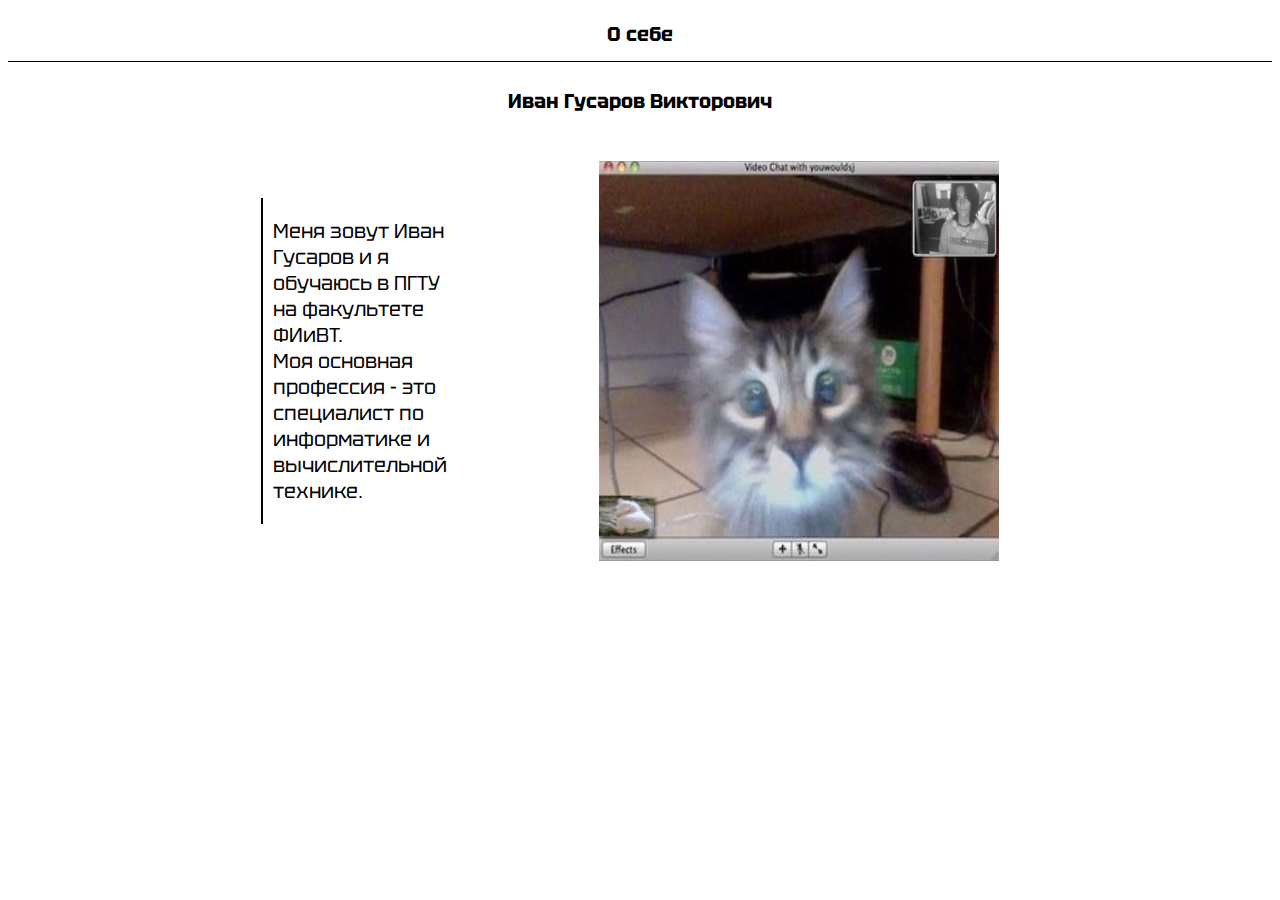
<file: lab1/advanced/index.html>
<!DOCTYPE html>
<html lang="en">
<head>
    <meta charset="UTF-8">
    <link rel="stylesheet" href="style.css">
    <meta name="viewport" content="width=device-width, initial-scale=1.0">
    <title>About me</title>
</head>

<header>
    <h1>О себе</h1>
</header>

<body>
    <h2>Иван Гусаров Викторович</h2>
    <div class="wrapper">
        <div class="text-wrapper">
            <div class="line"></div>
            <p class="text">
                Меня зовут Иван Гусаров и я обучаюсь в ПГТУ на факультете ФИиВТ. </br>
                Моя основная профессия - это специалист по информатике и вычислительной технике.</br>
            </p>
        </div>
        <img src="src/image.jpg" alt="Я" class="img">
    </div>
</body>
</html>
</file>
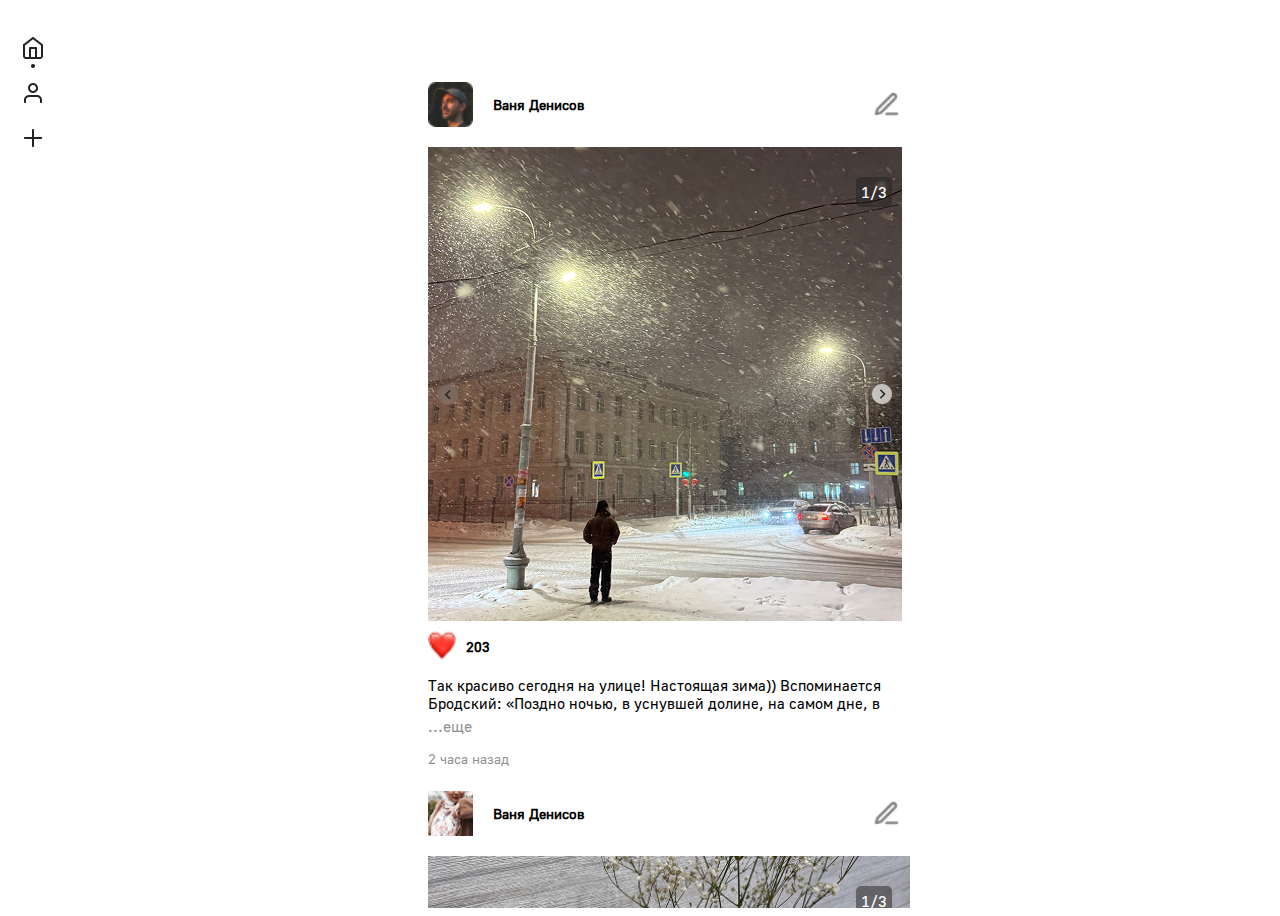
<file: lab4/home/index.html>
<!DOCTYPE html>
<html lang="ru">
<head>
    <meta charset="UTF-8">
    <meta name="viewport" content="width=device-width, initial-scale=1.0">
    <link rel="stylesheet" href="styles.css">
    <title>Home</title>
</head>
<body>
    <div class="navigation">
        <img src="src/home_active.png" alt="Home">
        <img src="src/profile.png" alt="Profile">
        <img src="src/plus.png" alt="Plus">
    </div>
    <div class="wrapper">
        <div class="posts">
            <div class="post">
                <div class="userdata">
                    <img src="src/logo1.png" alt="User 1" class="logo">
                    <p class="text">Ваня Денисов</p>
                    <img src="src/edit.png" alt="Edit" class="edit">
                </div>
                <div class="contentwrapper">
                    <img src="src/content1.png" alt="Content 1" class="content">
                    <p class="count">1/3</p>
                    <img src="src/left.png" alt="" class="left">
                    <img src="src/right.png" alt="" class="right">
                </div>
                <div class="likes">
                    <img src="src/like.png" alt="Like">
                    <p class="text">203</p>
                </div>
                <p class="content">
                    Так красиво сегодня на улице! 
                    Настоящая зима)) Вспоминается Бродский: «Поздно ночью, 
                    в уснувшей долине, на самом дне, в городке, 
                    занесенном снегом по ручку двери...»  
                </p>
                <span class="more">...еще</span>
                <p class="time">2 часа назад</p>
            </div>
            <div class="post">
                <div class="userdata">
                    <img src="src/logo2.png" alt="User 1" class="logo">
                    <p class="text">Ваня Денисов</p>
                    <img src="src/edit.png" alt="Edit" class="edit">
                </div>
                <div class="contentwrapper">
                    <img src="src/content2.png" alt="Content 1" class="content">
                    <p class="count">1/3</p>
                    <img src="src/left.png" alt="" class="left">
                    <img src="src/right.png" alt="" class="right">
                </div>
                <div class="likes">
                    <img src="src/like.png" alt="Like">
                    <p class="text">203</p>
                </div>
                <p class="content">
                    Так красиво сегодня на улице! 
                    Настоящая зима)) Вспоминается Бродский: «Поздно ночью, 
                    в уснувшей долине, на самом дне, в городке, 
                    занесенном снегом по ручку двери...»  
                </p>
                <span class="more">...еще</span>
                <p class="time">2 часа назад</p>
            </div>
        </div>
    </div>
</body>
</html>
<!-- gusarov -->
</file>
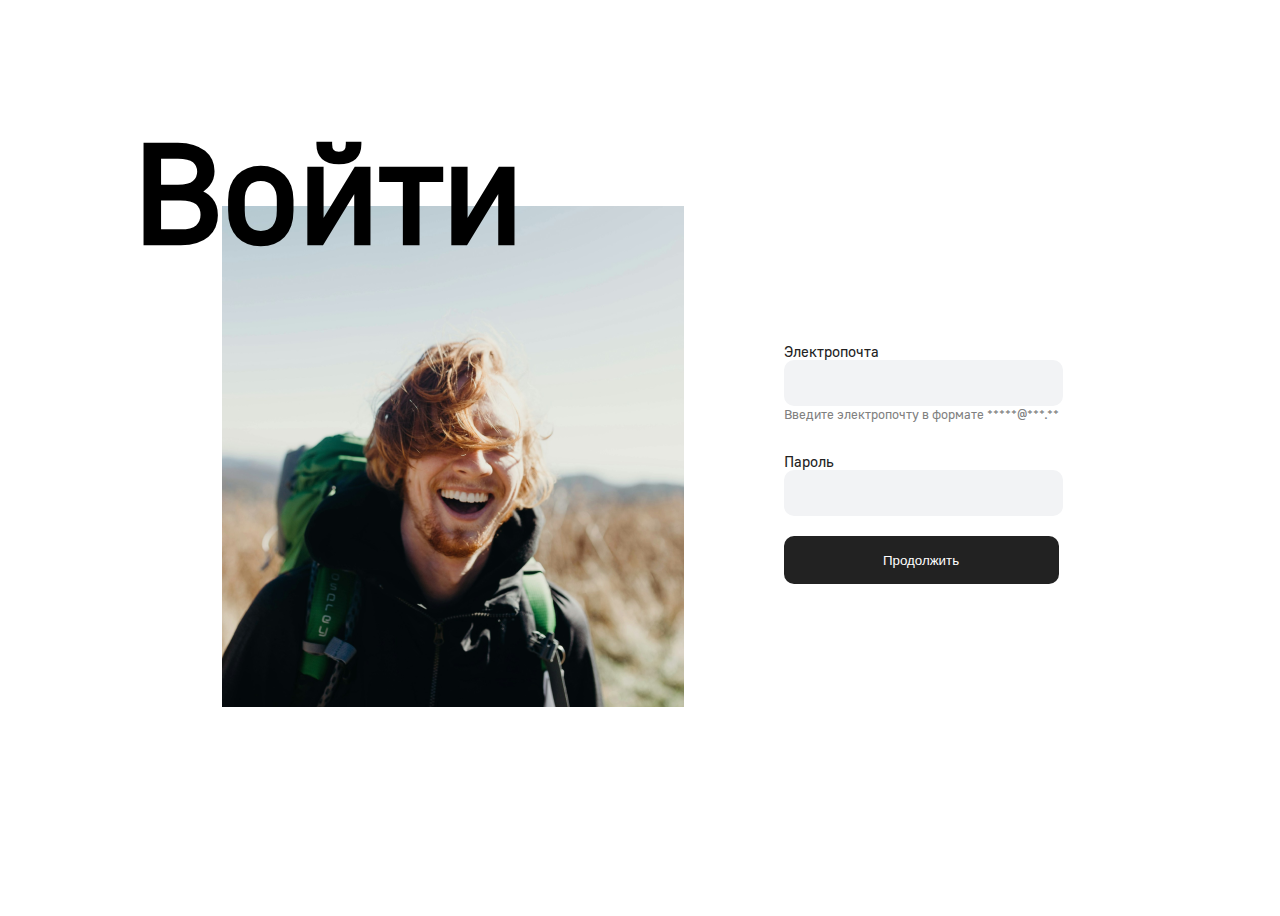
<file: lab4/login/index.html>
<!DOCTYPE html>
<html lang="en">
<head>
    <meta charset="UTF-8">
    <meta name="viewport" content="width=device-width, initial-scale=1.0">
    <link rel="stylesheet" href="styles.css">
    <title>Login</title>
</head>
<body>
    <div class="wrapper">
        <div class="image">
            <h1>Войти</h1>
            <img src="src/LoginImage.png" alt="login image">
        </div>
        <div class="form">
            <form action="send">
                <p class="about">Электропочта</p>
                <input type="email" name="email">
                <p class="hint">Введите электропочту в формате *****@***.**</p>
                <p class="about">Пароль</p>
                <input type="password" name="password">
                <input type="button" value="Продолжить">
            </form>
        </div>
    </div>
</body>
</html>
<!-- gusarov -->
</file>
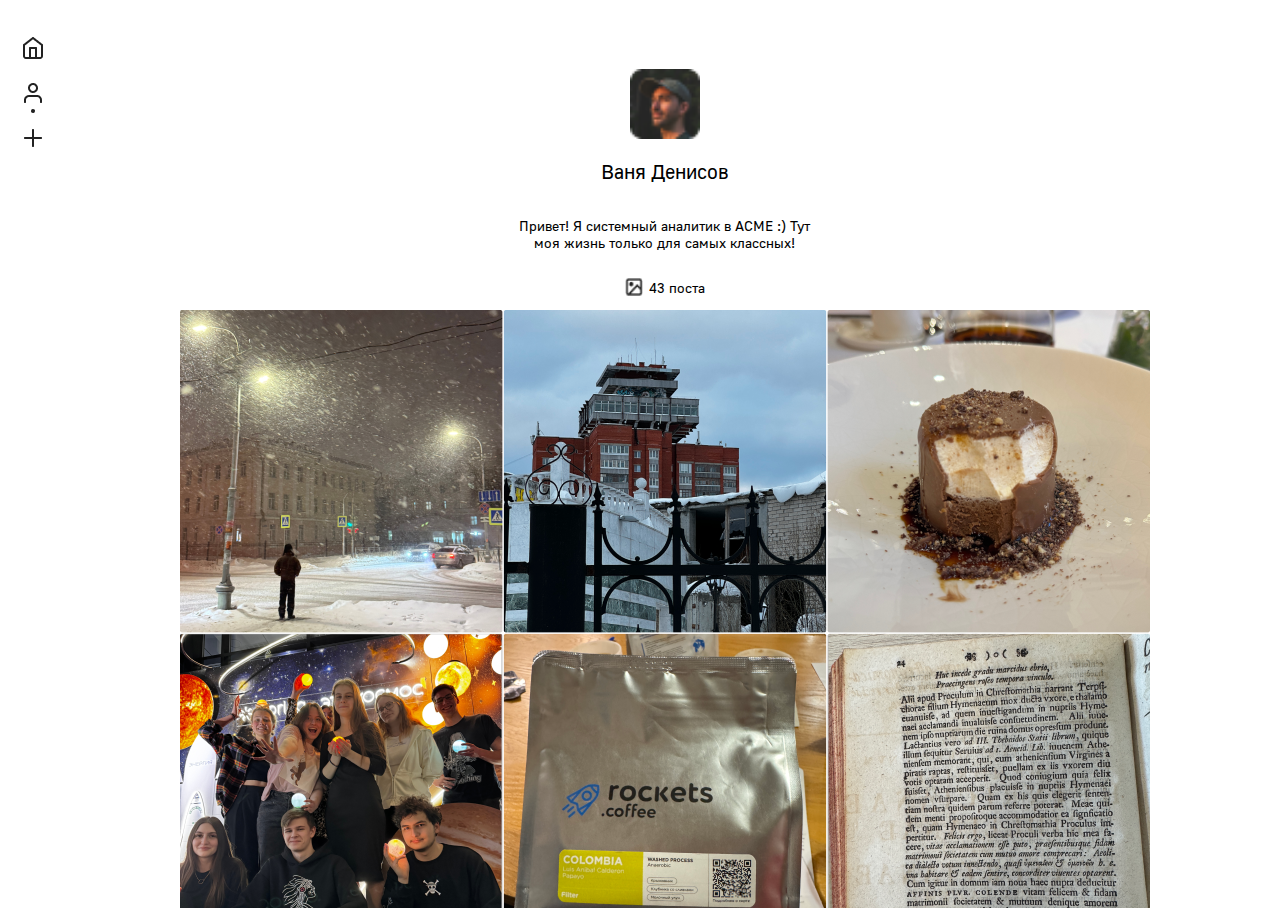
<file: lab4/profile/index.html>
<!DOCTYPE html>
<html lang="ru">
<head>
    <meta charset="UTF-8">
    <meta name="viewport" content="width=device-width, initial-scale=1.0">
    <link rel="stylesheet" href="styles.css">
    <title>Profile</title>
</head>
<body>
    <div class="navigation">
        <img src="src/home.png" alt="Home">
        <img src="src/profile_active.png" alt="Profile">
        <img src="src/plus.png" alt="Plus">
    </div>
    <div class="wrapper">
        <div class="profile">
            <img src="src/logo1.png" alt="User 1" class="logo">
            <p class="text" id="name">Ваня Денисов</p>
            <p class="text" id="description">
                Привет! Я системный аналитик в ACME :) 
                Тут моя жизнь только для самых классных!
            </p>
            <div class="counter">
                <img src="src/post.png" alt="Posts">
                <p class="text">43 поста</p>
            </div>
            <div class="userposts">
                <img src="src/postpictures/pic1.png" alt="post" class="pic">
                <img src="src/postpictures/pic2.png" alt="post" class="pic">
                <img src="src/postpictures/pic3.png" alt="post" class="pic">
                <img src="src/postpictures/pic4.png" alt="post" class="pic">
                <img src="src/postpictures/pic5.png" alt="post" class="pic">
                <img src="src/postpictures/pic6.png" alt="post" class="pic">
                <img src="src/postpictures/pic7.png" alt="post" class="pic">
                <img src="src/postpictures/pic8.png" alt="post" class="pic">
                <img src="src/postpictures/pic9.png" alt="post" class="pic">
            </div>
        </div>
    </div>
</body>
</html>
<!-- gusarov -->
</file>
<file: lab1/advanced/style.css>
@font-face {
    font-family: 'Tektur';
    src: url(src/Tektur.ttf);
}

html {
    width: 100%;
}

header {
    width: 100%;
    height: auto;
    border-bottom: 1px solid black;
    text-align: center;
    align-items: center;
    margin-bottom: 10px;
}

body {
    display: flex;
    flex-direction: column;
    align-items: center;
}

.img {
    width: 100%;
    max-width: 400px;
    margin: 20px;
}

.wrapper {
    display: flex;
    flex-direction: row;
    justify-content: space-between;
    margin: 10px 0 10px 0;
    max-width: 60%;
    align-items: center;
}

.text {
    max-width: 60%;
}
 
.text-wrapper {
    display: flex;
    flex-direction: row;
    /* align-items: center; */
}

.line{
    border: 1px solid black;
    margin-right: 10px;
}

p, h1, h2 {
    font-size: 20px;
    font-family: 'Tektur';
}
</file>
<file: lab4/home/styles.css>
:root {
    --bg-color: white;
    --text-color: #222222;
    --edit-color: #808080;
    --help-text: rgba(34, 34, 34, 0.5);
    --count-text: rgba(34, 34, 34, 0.5);
}

@font-face {
    font-family: 'Golos UI';
    src: url('src/Golos-UI_Regular.ttf');
}

.navigation {
    display: flex;
    flex-direction: column;
    width: 40px;
    padding: 20px 5px 20px 5px;
}

.navigation img {
    cursor: pointer;
    margin-bottom: 5px;
}

body{
    height: 100vh;
    display: flex;
    flex-direction: row;
    font-family: 'Golos UI';      
    height: 100vh;
    overflow: hidden;
}

.wrapper {
    display: flex;
    flex-direction: row;
    justify-content: center;
    width: 100%;
    overflow: scroll;
}

.posts {
    margin-top: 74px;
    display: flex;
    flex-direction: column;
    width: 474px;
}

.posts img {
    height: 100%;
    width: auto;
}

.post {
    display: flex;
    flex-direction: column;
    margin-bottom: 10px;
}

.userdata {
    display: flex;
    flex-direction: row;
    margin-bottom: 10px;
    align-items: center;
    position: relative;
    width: 100%;
}

.userdata .logo {
    margin-right: 20px;
}

.userdata .edit {
    height: 70%;
    position: absolute;
    right: 0;
    cursor: pointer;
    opacity: 1;
    transition: opacity 150ms linear;
}

.userdata .edit:hover {
    opacity: 0.5;
}

.text {
    font-size: 14px;
    font-family: 'Golos UI';
    font-weight: bold;
}

.contentwrapper {
    position: relative;
    max-height: 474px;
    max-width: 474px;
    padding: 10px 0px 10px 0px;
}

.contentwrapper .count {
    position: absolute;
    right: 10px;
    top: 40px;
    margin: 0px;
    padding: 5px;
    border-radius: 5px;
    background-color: var(--count-text);
    color: white;
}

.likes {
    display: flex;
    flex-direction: row;
    height: 30px;
    align-items: center;
}

.likes img {
    margin-right: 10px;
}

p.content {
    max-height: 40px;
    overflow: hidden;
    font-size: 15px;
    margin-bottom: 0;
}

.more {
    color: var(--help-text);
    cursor: pointer;
}

.time {
    color: var(--help-text);
    font-size: 14px;
}
/* TODO */

img.left, img.right {
    height: auto;
    width: auto;
    position: absolute;
    top: 50%;
    cursor: pointer;
    opacity: 1;
    transition: opacity 150ms linear;
}

img.left {
    left: 10px;
}

img.right {
    right: 10px;
    opacity: 1;
}

img.left:hover, img.right:hover {
    opacity: 0.5;
    transition: opacity 150ms linear;
}
</file>
<file: lab4/login/styles.css>
:root {
    --bg-color: white;
    --input-color: #F2F3F5;
    --btn-color: #222222;
    --text-color: #222222;
    --hint-color: #808080;
}

@font-face {
    font-family: 'Golos UI';
    src: url('src/Golos-UI_Regular.ttf');
}

body {
    min-height: 100vh;
    display: flex;
    justify-content: center;
    align-items: center;
    font-family: 'Golos UI';
}

.wrapper {
    height: 100%;
    display: flex;
    flex-direction: row;
    justify-content: center;
    background-color: var(--bg-color);
}

.image{
    position: relative;
    margin-right: 100px;
    display: inline-block;
}

.form {
    display: flex;
    flex-direction: column;
    justify-content: center;
}

p.about {
    margin-bottom: 0;
    color: var(--text-color);
    font-family: 'Golos UI';
    font-size: 15px;
    margin-top: 30px;
}

h1 {
    font-size: 140px;
    position: absolute;
    margin: 0;
    top: -100px;
    left: -90px
}

input {
    width: 100%;
    height: 44px;
    border: 0;
    border-radius: 10px;
    background-color: var(--input-color);
}

p.hint {
    color: var(--hint-color);
    font-size: 13px;
    margin-top: 0;
}

input[type="button"] {
    width: 100%;
    height: 48px;
    margin: 20px 0px 20px 0px;
    background-color: var(--btn-color);
    text-align: center;
    padding: 5px;
    color: white;
    cursor: pointer;
}
</file>
<file: lab4/profile/styles.css>
:root {
    --bg-color: white;
    --text-color: #222222;
    --edit-color: #808080;
    --help-text: rgba(34, 34, 34, 0.5);
    --count-text: rgba(34, 34, 34, 0.5);
}

@font-face {
    font-family: 'Golos UI Bold';
    src: url('src/Golos-UI_Bold.ttf');
}

@font-face {
    font-family: 'Golos UI';
    src: url('src/Golos-UI_Regular.ttf');
}

.navigation {
    display: flex;
    flex-direction: column;
    width: 40px;
    padding: 20px 5px 20px 5px;
}

.navigation img {
    cursor: pointer;
    margin-bottom: 5px;
}

body{
    height: 100vh;
    display: flex;
    flex-direction: row;
    font-family: 'Golos UI';        
}

.wrapper {
    display: flex;
    flex-direction: row;
    justify-content: center;
    width: 100%;
}

.profile {
    max-width: 70%;
    width: 70%;
    margin-top: 5%;
    display: flex;
    flex-direction: column;
    align-items: center;
}

.logo {
    width: 70px;
    height: 70px;
}

.text {
    text-align: center;
    font-size: 14px;
    font-family: 'Golos UI';
}

#name{
    font-size: 20px;
    font-style: 'Golos UI Bold';
}

#description {
    width: 300px;
}

.counter {
    display: flex;
    flex-direction: row;
    align-items: center;
}

.counter img {
    width: 20px;
    height: 20px;
    margin-right: 5px;
}

.userposts { 
    display: grid;
    grid-template-columns: 1fr 1fr 1fr;
    grid-template-rows: 1fr 1fr 1fr;
    overflow: scroll;
}
</file>
